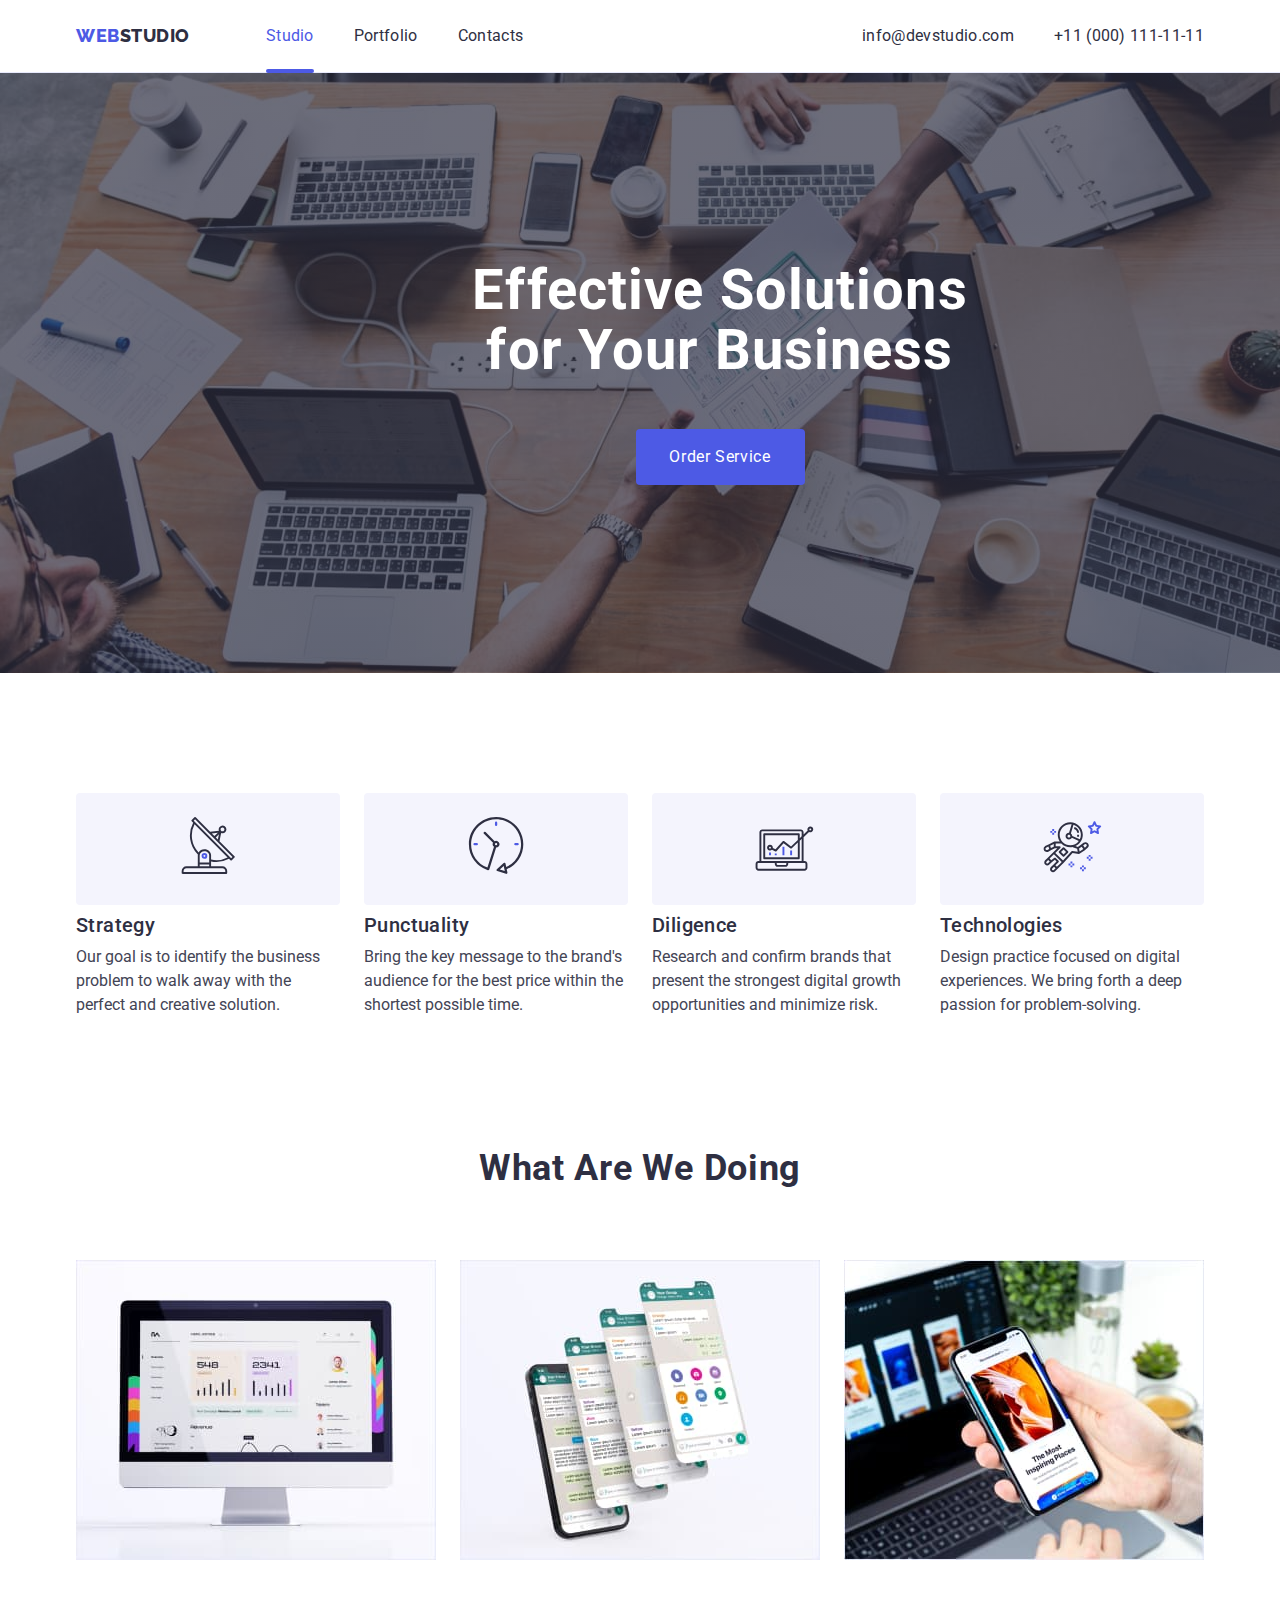
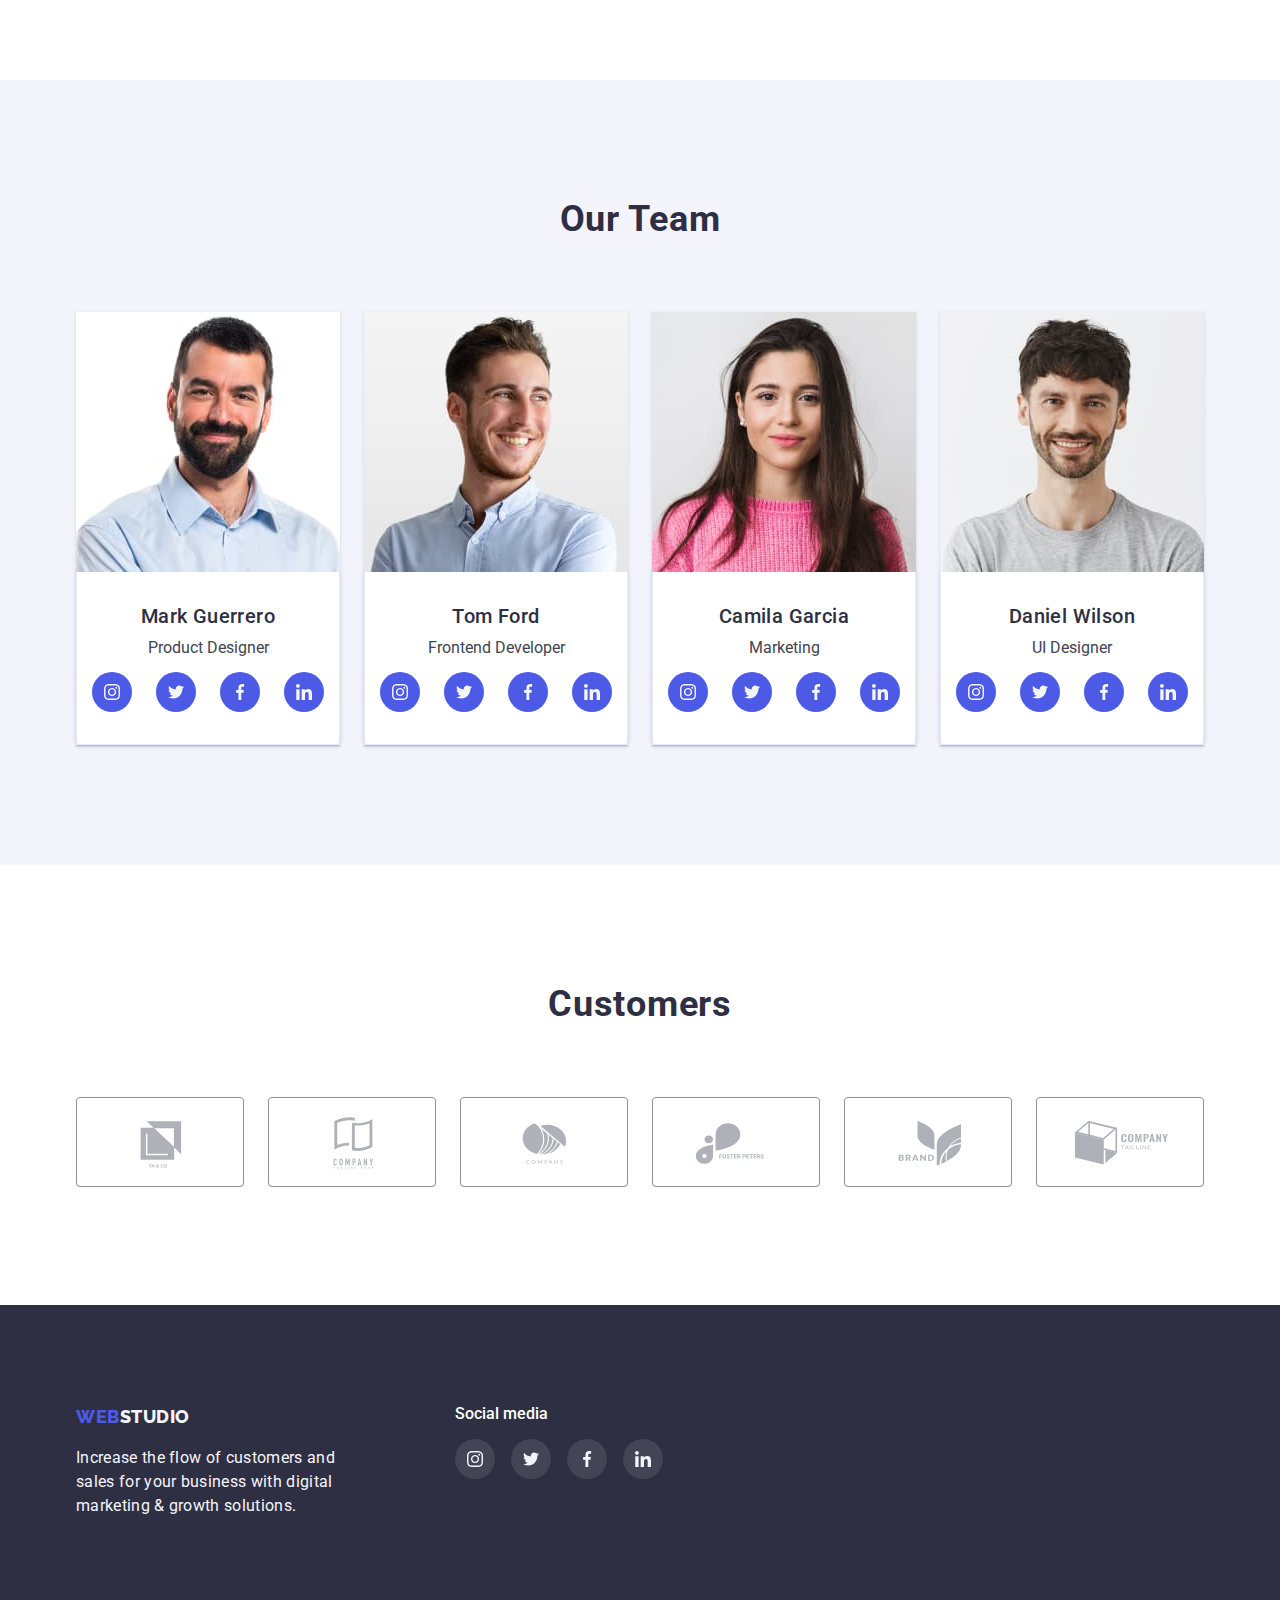
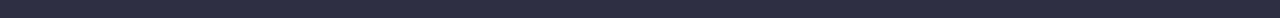
<file: index.html>
<!DOCTYPE html>
<html lang="en">

<head>
    <meta charset="UTF-8">
    <meta http-equiv="X-UA-Compatible" content="IE=edge">
    <meta name="viewport" content="width=device-width, initial-scale=1.0">
    <title>Студія</title>
    <link rel="preconnect" href="https://fonts.googleapis.com">
    <link rel="preconnect" href="https://fonts.gstatic.com" crossorigin>
    <link rel="stylesheet"
        href="https://cdnjs.cloudflare.com/ajax/libs/modern-normalize/1.0.0/modern-normalize.min.css" />
    <link
        href="https://fonts.googleapis.com/css2?family=Raleway:wght@800&family=Roboto:wght@400;500;700;900&display=swap"
        rel="stylesheet">
    <link rel="stylesheet" href="./css/styles.css">
</head>

<body>
    <header class="page-header">
        <div class="container container-header ">
            <div class="container-row">
                <nav class=" container-row">
                    <a href="./index.html" class="logo logo-header">Web<span class="studio">Studio</span></a>
                    <ul class="navigation header-links container-row">
                        <li><a href="./index.html" class="header-text active">Studio</a></li>
                        <li><a href="./portfolio.html" class="header-text">Portfolio</a></li>
                        <li><a href="./contacts.html" class="header-text">Contacts</a></li>
                    </ul>
                </nav>
                <address class="address-link">
                    <ul class="header-links container-row">
                        <li><a href="mailto:info@devstudio.com" class="header-text">info@devstudio.com</a>
                        </li>
                        <li><a href="tel:+110001111111" class="header-text">+11 (000) 111-11-11</a></li>
                    </ul>
                </address>
            </div>
        </div>
    </header>
    <!-- main menu -->
    <main>
        <section class="hero-image">
            <div class="container">
                <h1 class="hero-title">Effective Solutions<br> for Your Business</h1>
                <button type="button" class="text-button button" data-modal-open>Order Service</button>
            </div>
        </section>
        <section class="section main-page ">
            <div class="container">
                <h2 class="visually-hidden">feature</h2>
                <ul class="container-row-gap">
                    <li class="futures-block">
                        <div class="img-futures-bg">
                            <svg class="img-futures" width="64" height="64">
                                <use href="./images/icons/sprite.svg#icon-antenna"></use>
                            </svg>
                        </div>
                        <h3 class="feature-title">Strategy</h3>
                        <p class="text-content">Our goal is to identify the business problem to walk away with the
                            perfect
                            and creative solution.
                        </p>
                    </li>
                    <li class="futures-block">
                        <div class="img-futures-bg">
                            <svg class="img-futures" width="64" height="64">
                                <use href="./images/icons/sprite.svg#icon-clock"></use>
                            </svg>
                        </div>
                        <h3 class="feature-title">Punctuality</h3>
                        <p class="text-content">Bring the key message to the brand's audience for the best price within
                            the shortest possible time.</p>
                    </li>
                    <li class="futures-block">
                        <div class="img-futures-bg">
                            <svg class="img-futures" width="64" height="64">
                                <use href="./images/icons/sprite.svg#icon-diagram"></use>
                            </svg>
                        </div>
                        <h3 class="feature-title">Diligence</h3>
                        <p class="text-content">Research and confirm brands that present the strongest digital growth
                            opportunities and minimize risk.
                        </p>
                    </li>
                    <li class="futures-block">
                        <div class="img-futures-bg">
                            <svg class="img-futures" width="64" height="64">
                                <use href="./images/icons/sprite.svg#icon-astronaut"></use>
                            </svg>
                        </div>
                        <h3 class="feature-title">Technologies</h3>
                        <p class="text-content">Design practice focused on digital experiences. We bring forth a deep
                            passion for problem-solving.</p>
                    </li>
                </ul>
            </div>
        </section>

        <section class="section card-container">
            <div class="container">
                <h2 class="section-title">What are we doing</h2>
                <ul class="container-row">
                    <li class="items-section-projects"><img src="./images/screen.jpeg" alt="screen" width="360"></li>
                    <li class="items-section-projects"><img src="./images/window.jpeg" alt="window" width="360"></li>
                    <li class="items-section-projects"><img src="./images/telephone.jpeg" alt="telephone" width="360">
                    </li>
                </ul>
            </div>
        </section>
        <section class="our-team section">
            <div class="container card-container">
                <h2 class="section-title ">Our Team</h2>
                <ul class="container-row-gap">
                    <li class="items-section-team"><img src="./images/employee_3.jpeg" class="card-img" alt="employee_1"
                            width="264">
                        <div class="card-studio border-card">
                            <h3 class="feature-title">Mark Guerrero</h3>
                            <p class="text-content">Product Designer</p>
                            <ul class="socials">
                                <li><a href="#" class="socials-link">
                                        <svg class="svg-team" width="16" height="16">
                                            <use href="./images/icons/sprite.svg#icon-instagram"></use>
                                        </svg>
                                    </a> </li>
                                <li><a href="#" class="socials-link">
                                        <svg class="svg-team" width="16" height="16">
                                            <use href="./images/icons/sprite.svg#icon-twitter"></use>
                                        </svg>
                                    </a> </li>
                                <li><a href="#" class="socials-link">
                                        <svg class="svg-team" width="16" height="16">
                                            <use href="./images/icons/sprite.svg#icon-facebook"></use>
                                        </svg>
                                    </a> </li>
                                <li><a href="#" class="socials-link">
                                        <svg class="svg-team" width="16" height="16">
                                            <use href="./images/icons/sprite.svg#icon-linkedin"></use>
                                        </svg>
                                    </a> </li>
                            </ul>
                        </div>
                    </li>
                    <li class="items-section-team"><img src="./images/employee_2.jpeg" class="card-img" alt="employee_2"
                            width="264">
                        <div class="card-studio border-card">
                            <h3 class="feature-title">Tom Ford</h3>
                            <p class="text-content">Frontend Developer</p>
                            <ul class="socials">
                                <li class="socials-item"><a href="" class="socials-link">
                                        <svg class="svg-team" width="16" height="16">
                                            <use href="./images/icons/sprite.svg#icon-instagram"></use>
                                        </svg>
                                    </a> </li>
                                <li class="socials-item"><a href="" class="socials-link">
                                        <svg class="svg-team" width="16" height="16">
                                            <use href="./images/icons/sprite.svg#icon-twitter"></use>
                                        </svg>
                                    </a> </li>
                                <li class="socials-item"><a href="#" class="socials-link">
                                        <svg class="svg-team" width="16" height="16">
                                            <use href="./images/icons/sprite.svg#icon-facebook"></use>
                                        </svg>
                                    </a> </li>
                                <li class="socials-item"><a href="" class="socials-link">
                                        <svg class="svg-team" width="16" height="16">
                                            <use href="./images/icons/sprite.svg#icon-linkedin"></use>
                                        </svg>
                                    </a> </li>
                            </ul>
                        </div>
                    </li>
                    <li class="items-section-team"><img src="./images/employee_4.jpeg" class="card-img" alt="employee_3"
                            width="264">
                        <div class="card-studio border-card">
                            <h3 class="feature-title">Camila Garcia</h3>
                            <p class="text-content">Marketing</p>
                            <ul class="socials">
                                <li class="socials-item"><a href="#" class="socials-link">
                                        <svg class="svg-team" width="16" height="16">
                                            <use href="./images/icons/sprite.svg#icon-instagram"></use>
                                        </svg>
                                    </a> </li>
                                <li class="socials-item"><a href="#" class="socials-link">
                                        <svg class="svg-team" width="16" height="16">
                                            <use href="./images/icons/sprite.svg#icon-twitter"></use>
                                        </svg>
                                    </a> </li>
                                <li class="socials-item"><a href="#" class="socials-link">
                                        <svg class="svg-team" width="16" height="16">
                                            <use href="./images/icons/sprite.svg#icon-facebook"></use>
                                        </svg>
                                    </a> </li>
                                <li class="socials-item"><a href="#" class="socials-link">
                                        <svg class="svg-team" width="16" height="16">
                                            <use href="./images/icons/sprite.svg#icon-linkedin"></use>
                                        </svg>
                                    </a> </li>
                            </ul>
                        </div>
                    </li>
                    <li class="items-section-team"><img src="./images/employee_1.jpeg" class="card-img" alt="employee_4"
                            width="264">
                        <div class="card-studio border-card">
                            <h3 class="feature-title">Daniel Wilson</h3>
                            <p class="text-content">UI Designer</p>
                            <ul class="socials">
                                <li class="socials-item"><a href="_block" class="socials-link">
                                        <svg class="svg-team" width="16" height="16">
                                            <use href="./images/icons/sprite.svg#icon-instagram"></use>
                                        </svg>
                                    </a> </li>
                                <li class="socials-item"><a href="_block" class="socials-link">
                                        <svg class="svg-team" width="16" height="16">
                                            <use href="./images/icons/sprite.svg#icon-twitter"></use>
                                        </svg>
                                    </a> </li>
                                <li class="socials-item"><a href="_block" class="socials-link">
                                        <svg class="svg-team" width="16" height="16">
                                            <use href="./images/icons/sprite.svg#icon-facebook"></use>
                                        </svg>
                                    </a> </li>
                                <li class="socials-item"><a href="_block" class="socials-link">
                                        <svg class="svg-team" width="16" height="16">
                                            <use href="./images/icons/sprite.svg#icon-linkedin"></use>
                                        </svg>
                                    </a> </li>
                            </ul>
                        </div>
                    </li>

                </ul>
            </div>
        </section>
        <section class="section">
            <div class="container">
                <h2 class="section-title">Customers</h2>
                <ul class="customers-list comany-list">
                    <li class="company-logo"><a class="logo-link-company" href="_block">
                            <svg class="svg-logo-company" width="104" height="56">
                                <use href="./images/icons/sprite.svg#icon-ya-co"></use>
                            </svg>
                        </a>
                    </li>
                    <li class="company-logo"><a class="logo-link-company" href="_block">
                            <svg class="svg-logo-company" width="104" height="56">
                                <use href="./images/icons/sprite.svg#icon-company-tagline-here"></use>
                            </svg></a>
                    </li>
                    <li class="company-logo"><a class="logo-link-company" href="_block">
                            <svg class="svg-logo-company" width="104" height="56">
                                <use href="./images/icons/sprite.svg#icon-company"></use>
                            </svg></a>
                    </li>
                    <li class="company-logo"><a class="logo-link-company" href="_block">
                            <svg class="svg-logo-company" width="104" height="56">
                                <use href="./images/icons/sprite.svg#icon-foster-piters"></use>
                            </svg></a>
                    </li>
                    <li class="company-logo"><a class="logo-link-company" href="_block">
                            <svg class="svg-logo-company" width="104" height="56">
                                <use href="./images/icons/sprite.svg#icon-brand"></use>
                            </svg></a>
                    </li>
                    <li class="company-logo"><a class="logo-link-company" href="_block">
                            <svg class="svg-logo-company" width="104" height="56">
                                <use href="./images/icons/sprite.svg#icon-company-tag-line"></use>
                            </svg></a>
                    </li>
                </ul>
            </div>
        </section>
    </main>
    <footer class="footer-background">
        <div class="container footer-container">
            <div class="footer-space">
                <a href="./index.html" class="logo logo-footer"><span>Web</span><span
                        class="studio-white">Studio</span></a>
                <p class="footer-text">Increase the flow of customers and <br> sales for your business with digital <br>
                    marketing & growth solutions.</p>
            </div>
            <div>
                <p class="social-media">Social media</p>
                <ul class="socials-footer">
                    <li><a href="_block" class="socials-link-footer">
                            <svg class="svg-footer" width="16" height="16">
                                <use href="./images/icons/sprite.svg#icon-instagram"></use>
                            </svg>
                        </a> </li>
                    <li><a href="_block" class="socials-link-footer">
                            <svg class="svg-footer" width="16" height="16">
                                <use href="./images/icons/sprite.svg#icon-twitter"></use>
                            </svg>
                        </a> </li>
                    <li><a href="_block" class="socials-link-footer">
                            <svg class="svg-footer" width="16" height="16">
                                <use href="./images/icons/sprite.svg#icon-facebook"></use>
                            </svg>
                        </a> </li>
                    <li><a href="_block" class="socials-link-footer">
                            <svg class="svg-footer" width="16" height="16">
                                <use href="./images/icons/sprite.svg#icon-linkedin"></use>
                            </svg>
                        </a> </li>
                </ul>
            </div>
        </div>
    </footer>
    <div class="backdrop is-hidden" data-modal>
        <div class="modal">
            <button type="button" class="modal-btn" data-modal-close>
                <svg class="modal-icon" width="8" height="8">
                    <use href="./images/icons/sprite.svg#icon-close"></use>
                </svg>
            </button>
        </div>
    </div>
    <script src="./js/modal.js"></script>
</body>

</html>
</file>
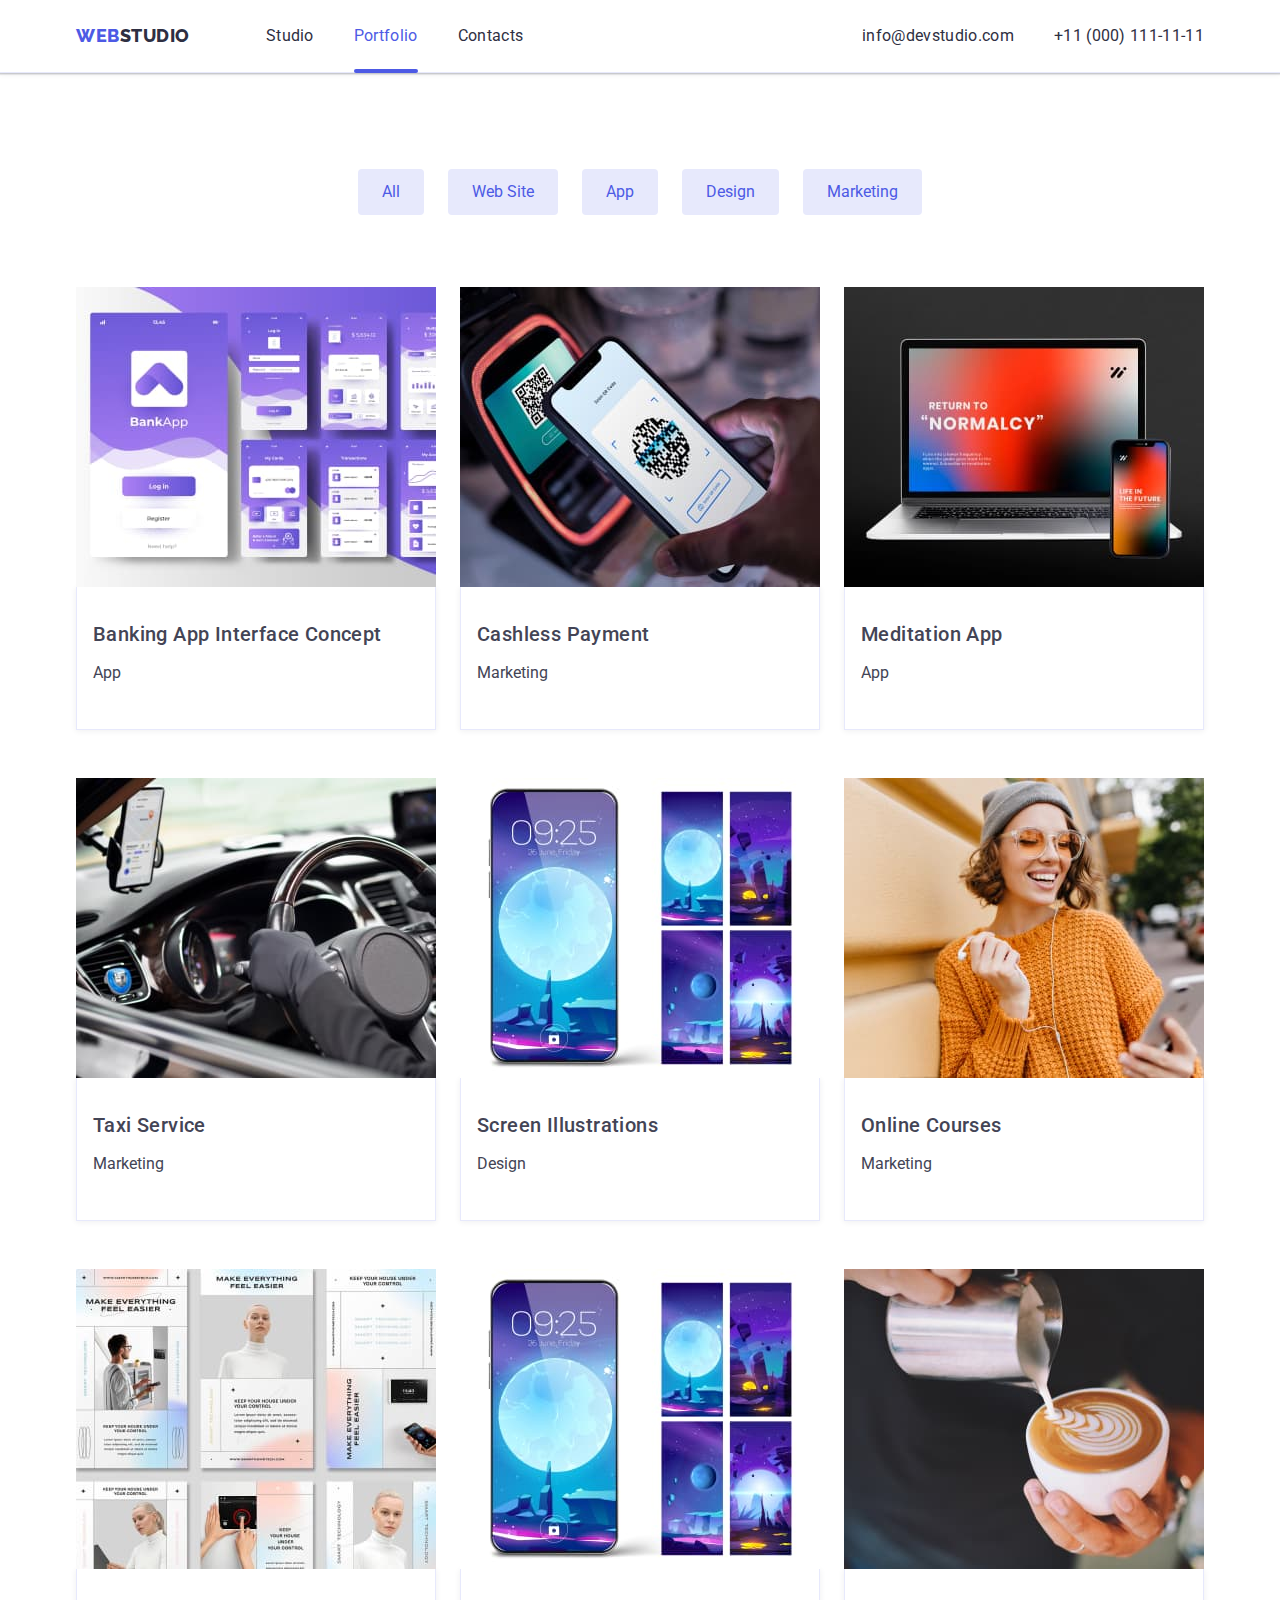
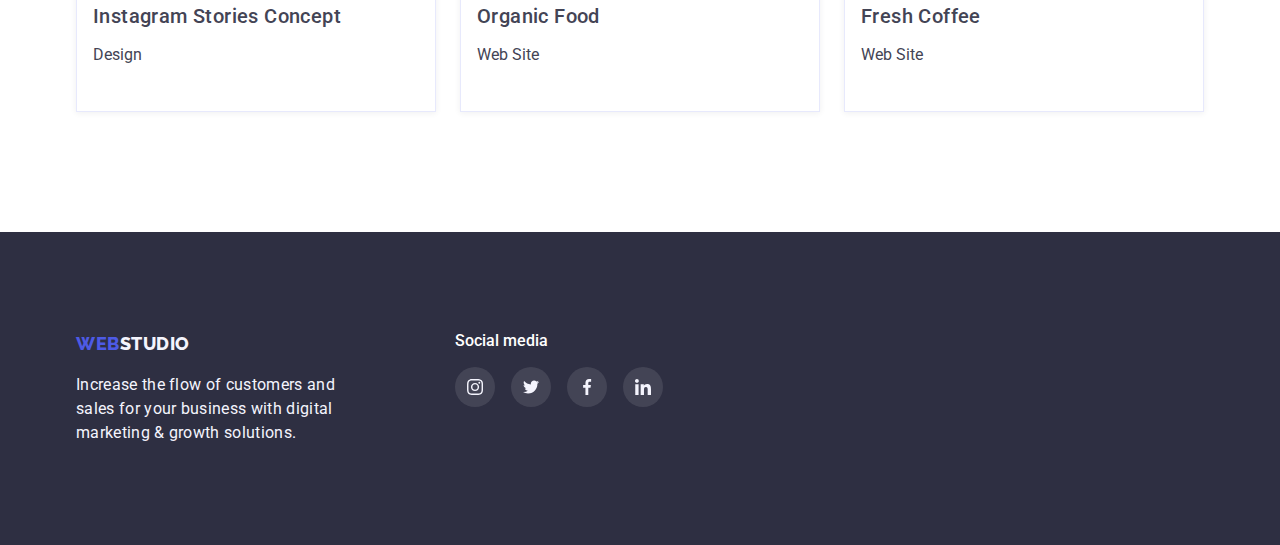
<file: portfolio.html>
<!DOCTYPE html>
<html lang="en">

<head>
    <meta charset="UTF-8">
    <meta http-equiv="X-UA-Compatible" content="IE=edge">
    <meta name="viewport" content="width=device-width, initial-scale=1.0">
    <title>Портфоліо</title>
    <link rel="preconnect" href="https://fonts.googleapis.com">
    <link rel="preconnect" href="https://fonts.gstatic.com" crossorigin>
    <link rel="stylesheet"
        href="https://cdnjs.cloudflare.com/ajax/libs/modern-normalize/1.0.0/modern-normalize.min.css" />
    <link
        href="https://fonts.googleapis.com/css2?family=Raleway:wght@800&family=Roboto:wght@400;500;700;900&display=swap"
        rel="stylesheet">
    <link rel="stylesheet" href="./css/styles.css">
</head>

<body>
    <header class="page-header">
        <div class="container container-header ">
            <div class="container-row">
                <nav class=" container-row">
                    <a href="./index.html" class="logo logo-header">Web<span class="studio">Studio</span></a>
                    <ul class="navigation header-links container-row">
                        <li><a href="./index.html" class="header-text">Studio</a></li>
                        <li><a href="./portfolio.html" class="header-text active">Portfolio</a></li>
                        <li><a href="./contacts.html" class="header-text">Contacts</a></li>
                    </ul>
                </nav>
                <address class="address-link">
                    <ul class="header-links container-row">
                        <li><a href="mailto:info@devstudio.com" class="header-text">info@devstudio.com</a>
                        </li>
                        <li><a href="tel:+110001111111" class="header-text">+11 (000) 111-11-11</a></li>
                    </ul>
                </address>
            </div>
        </div>
    </header>
    <!-- main menu -->
    <main>
        <section class="section portfolio-page">
            <div class="container projects-container">
                <h1 class="visually-hidden">filter-button</h1>
                <ul class="container-row-gap item-btn">
                    <li class="filter-button"> <button type="button" class="btn">All</button></li>
                    <li class="filter-button"> <button type="button" class="btn">Web Site</button></li>
                    <li class="filter-button"> <button type="button" class="btn">App</button></li>
                    <li class="filter-button"> <button type="button" class="btn">Design</button></li>
                    <li class="filter-button"> <button type="button" class="btn">Marketing</button></li>
                </ul>
                <ul class="item">
                    <li class="portfolio-list">
                        <a href="#" class="items-portfolio">
                            <div class="overlay">
                                <img src="./images/banking.jpeg" class="img-portfolio" alt="banking" width="360"
                                    height="300">
                                <p class="overlay-text">14 Stylish and User-Friendly App Design Concepts · Task Manager
                                    App · Calorie Tracker
                                    App · Exotic Fruit Ecommerce App ·
                                    Cloud Storage App</p>
                            </div>
                            <div class="card border-card">
                                <h3 class="project-title">Banking App Interface Concept</h3>
                                <p class="text-content">App</p>
                            </div>
                        </a>
                    </li>
                    <li class="portfolio-list">
                        <a href="#" class="items-portfolio">
                            <div class="overlay">
                                <img src="./images/payment.jpeg" class="img-portfolio" alt="payment" width="360"
                                    height="300">
                                <p class="overlay-text">14 Stylish and User-Friendly App Design Concepts · Task Manager
                                    App · Calorie Tracker
                                    App · Exotic Fruit Ecommerce App ·
                                    Cloud Storage App</p>
                            </div>
                            <div class="card border-card">
                                <h3 class="project-title">Cashless Payment</h3>
                                <p class="text-content">Marketing</p>
                            </div>
                        </a>
                    </li>
                    <li class="portfolio-list">
                        <a href="#" class="items-portfolio">
                            <div class="overlay">
                                <img src="./images/meditation.jpeg" class="img-portfolio" alt="meditation" width="360"
                                    height="300">
                                <p class="overlay-text">14 Stylish and User-Friendly App Design Concepts · Task Manager
                                    App · Calorie Tracker
                                    App · Exotic Fruit Ecommerce App ·
                                    Cloud Storage App</p>
                            </div>
                            <div class="card border-card">
                                <h3 class="project-title">Meditation App</h3>
                                <p class="text-content">App</p>
                            </div>
                        </a>
                    <li class="portfolio-list">
                        <a href="#" class="items-portfolio">
                            <div class="overlay">
                                <img src="./images/taxi.jpeg" class="img-portfolio" alt="Taxi Service" width="360"
                                    height="300">
                                <p class="overlay-text">14 Stylish and User-Friendly App Design Concepts · Task Manager
                                    App · Calorie Tracker
                                    App · Exotic Fruit Ecommerce App ·
                                    Cloud Storage App</p>
                            </div>
                            <div class="card border-card">
                                <h3 class="project-title">Taxi Service</h3>
                                <p class="text-content">Marketing</p>
                            </div>
                        </a>
                    </li>
                    <li class="portfolio-list">
                        <a href="#" class="items-portfolio">
                            <div class="overlay">
                                <img src="./images/screen_design.jpeg" class="img-portfolio" alt="Screen Illustrations"
                                    width="360" height="300">
                                <p class="overlay-text">14 Stylish and User-Friendly App Design Concepts · Task Manager
                                    App · Calorie Tracker
                                    App · Exotic Fruit Ecommerce App ·
                                    Cloud Storage App</p>
                            </div>
                            <div class="card border-card">
                                <h3 class="project-title">Screen Illustrations</h3>
                                <p class="text-content">Design</p>
                            </div>
                        </a>
                    </li>
                    <li class="portfolio-list">
                        <a href="#" class="items-portfolio">
                            <div class="overlay">
                                <img src="./images/online_courses.jpeg" class="img-portfolio" alt="Online Courses"
                                    width="360" height="300">
                                <p class="overlay-text">14 Stylish and User-Friendly App Design Concepts · Task Manager
                                    App · Calorie Tracker
                                    App · Exotic Fruit Ecommerce App ·
                                    Cloud Storage App</p>
                            </div>
                            <div class="card border-card">
                                <h3 class="project-title">Online Courses</h3>
                                <p class="text-content">Marketing</p>
                            </div>
                        </a>
                    </li>
                    <li class="portfolio-list">
                        <a href="#" class="items-portfolio">
                            <div class="overlay">
                                <img src="./images/inst_story.jpeg" class="img-portfolio"
                                    alt="Instagram Stories Concept" width="360" height="300">
                                <p class="overlay-text">14 Stylish and User-Friendly App Design Concepts · Task Manager
                                    App · Calorie Tracker
                                    App · Exotic Fruit Ecommerce App ·
                                    Cloud Storage App</p>
                            </div>
                            <div class="card border-card">
                                <h3 class="project-title">Instagram Stories Concept</h3>
                                <p class="text-content">Design</p>
                            </div>
                        </a>
                    </li>
                    <li class="portfolio-list">
                        <a href="#" class="items-portfolio">
                            <div class="overlay">
                                <img src="./images/screen_design.jpeg" class="img-portfolio" alt="Organic Food"
                                    width="360" height="300">
                                <p class="overlay-text">14 Stylish and User-Friendly App Design Concepts · Task Manager
                                    App · Calorie Tracker
                                    App · Exotic Fruit Ecommerce App ·
                                    Cloud Storage App</p>
                            </div>
                            <div class="card border-card">
                                <h3 class="project-title">Organic Food</h3>
                                <p class="text-content">Web Site</p>
                            </div>
                        </a>
                    </li>
                    <li class="portfolio-list">
                        <a href="#" class="items-portfolio">
                            <div class="overlay">
                                <img src="./images/fresh_coffee.jpeg" class="img-portfolio" alt="Fresh Coffee"
                                    width="360" height="300">
                                <p class="overlay-text">14 Stylish and User-Friendly App Design Concepts · Task Manager
                                    App · Calorie Tracker
                                    App · Exotic Fruit Ecommerce App ·
                                    Cloud Storage App</p>
                            </div>
                            <div class="card border-card">
                                <h3 class="project-title">Fresh Coffee</h3>
                                <p class="text-content">Web Site</p>
                            </div>
                        </a>
                    </li>
                </ul>
            </div>
        </section>
    </main>

    <footer class="footer-background">
        <div class="container footer-container">
            <div class="footer-space">
                <a href="./index.html" class="logo logo-footer"><span>Web</span><span
                        class="studio-white">Studio</span></a>
                <p class="footer-text">Increase the flow of customers and <br> sales for your business with digital <br>
                    marketing & growth solutions.</p>
            </div>
            <div>
                <p class="social-media">Social media</p>
                <ul class="socials-footer">
                    <li><a href="_block" class="socials-link-footer">
                            <svg class="svg-footer" width="16" height="16">
                                <use href="./images/icons/sprite.svg#icon-instagram"></use>
                            </svg>
                        </a> </li>
                    <li><a href="_block" class="socials-link-footer">
                            <svg class="svg-footer" width="16" height="16">
                                <use href="./images/icons/sprite.svg#icon-twitter"></use>
                            </svg>
                        </a> </li>
                    <li><a href="_block" class="socials-link-footer">
                            <svg class="svg-footer" width="16" height="16">
                                <use href="./images/icons/sprite.svg#icon-facebook"></use>
                            </svg>
                        </a> </li>
                    <li><a href="_block" class="socials-link-footer">
                            <svg class="svg-footer" width="16" height="16">
                                <use href="./images/icons/sprite.svg#icon-linkedin"></use>
                            </svg>
                        </a> </li>
                </ul>
            </div>
        </div>
    </footer>
</body>

</html>
</file>
<file: css/styles.css>
:root {
    --navy-blue-color: #2E2F42;
    --white-color: #FFFFFF;
    --cloud-color: #F4F4FD;
    --slate-color: #434455;
    --iris-color: #4D5AE5;
    --cornflower-color: #E7E9FC;
    --main-page-color: #E5E5E5;
    --ocean-color: #404BBF;
    --light-slate-color: #8E8F99;
    --bg-svg-customers-color: #AFB1B8;
    --bg-link-footer-color: #31D0AA;
    --footer-link-color: rgba(255, 255, 255, 0.1);
    --bg-backdrop-color: rgba(46, 47, 66, 0.4);
    --bg-modal-color: #FCFCFC;
}

header {
    border-bottom: 1px solid var(--cornflower-color);
    margin: auto;
    box-shadow: 0px 2px 1px rgba(46, 47, 66, 0.08), 0px 1px 1px rgba(46, 47, 66, 0.16), 0px 1px 6px rgba(46, 47, 66, 0.08);
}

body {
    font-family: "Roboto", "Raleway";
    background-color: var(--white-color);
    color: var(--navy-blue-color);
    font-size: 16px;
}

ul,
ol {
    list-style: none;
    margin: 0;
    padding: 0;
}

h1,
h2,
h3,
h4,
h5,
h6,
p {
    margin: 0;
    padding: 0;
    list-style: none;
}

img {
    display: block;
}

a {
    display: block;
    text-decoration: none;
}

.no-margin {
    padding: 0;
    margin: 0;
}

.container {
    max-width: 1158px;
    margin: 0 auto;
    box-sizing: border-box;
    padding-left: 15px;
    padding-right: 15px;
}

.container-row {
    display: flex;
}

/* header */
.container-row-gap {
    display: flex;
    column-gap: 24px;
}

.navigation {
    font-style: normal;
    text-align: center;
}

.container-header {
    flex-direction: row;
}

.section {
    padding-top: 120px;
    padding-bottom: 120px;
}

.page-header {
    border-bottom: 1px solid var(--cornflower-color);
    margin: auto;
}

.main-page {
    padding-bottom: 0;
}

.card {
    padding-left: 16px;
    padding-top: 32px;
    padding-bottom: 32px;
}

.project-list {
    width: 264px;
    text-align: center;
    padding-bottom: 32px;
}

.card-studio {
    padding-bottom: 32px;
    padding-top: 32px;
    padding-right: 16px;
    padding-bottom: 32px;
    padding-left: 16px;
    border-radius: 0 0 4px 4px;
    text-align: center;
}

.logo {
    font-family: 'Raleway';
    font-weight: 800;
    font-size: 18px;
    line-height: 1.33em;
    letter-spacing: 0.03em;
    text-transform: uppercase;
    color: var(--iris-color);
}

.logo-header {
    padding-top: 24px;
    margin-right: 76px;
    padding-bottom: 24px;
}

.studio {
    color: var(--navy-blue-color);
    line-height: 1.3;
    font-weight: 800;
    font-size: 18px;
}

.header-text {
    color: inherit;
    font-style: normal;
    line-height: 1.5;
    letter-spacing: 0.02em;
    text-align: center;
    padding-top: 24px;
    padding-bottom: 24px;
    text-decoration: none;
    transition-property: color;
    transition-duration: 250ms;
    transition-timing-function: cubic-bezier(0.4, 0, 0.2, 1);
}

.header-text:hover,
.header-text:focus {
    color: var(--iris-color);
}

/* overlay */
.overlay {
    position: relative;
    overflow: hidden;
}

.overlay-text {
    width: 100%;
    height: 100%;
    background-color: var(--iris-color);
    color: var(--cloud-color);
    top: 0;
    left: 0;
    position: absolute;
    transform: translateY(100%);
    transition-duration: 250ms;
    transition-timing-function: cubic-bezier(0.4, 0, 0.2, 1);
    transition-property: translateY(0);
    padding: 40px 32px;
}

.items-portfolio:hover .overlay-text,
.items-portfolio:focus .overlay-text {
    transform: translateY(0);
}


/* main */
.portfolio-page {
    padding-top: 96px;
}

.logo {
    text-decoration: none;
}

.logo-row {
    padding-right: 76px;
}

.hero-title {
    font-size: 56px;
    line-height: 1.07;
    text-align: center;
    letter-spacing: 0.02em;
    color: var(--white-color);
    margin-bottom: 48px;

}

.hero-image {
    background-image: linear-gradient(rgba(46, 47, 66, 0.7), rgba(46, 47, 66, 0.7)), url(../images/people-office.jpeg);
    background-size: cover;
    background-position: center;
    background-repeat: no-repeat;
    color: var(--white-color);
    background-color: var(--navy-blue-color);
    padding-bottom: 188px;
    padding-top: 188px;
    width: 1440px;
    margin: 0 auto;
}

.text-button {
    font-size: 16px;
    color: var(--white-color);
    background-color: var(--iris-color);
    cursor: pointer;
    width: 169px;
    height: 56px;
    margin: 0 auto;
    display: block;
    border-radius: 4px;
    letter-spacing: 0.04em;
    line-height: 24px;
    transition-property: background-color;
    transition-duration: 250ms;
    transition-timing-function: cubic-bezier(0.4, 0, 0.2, 1);
}

.text-button:hover,
.text-button:focus {
    background: #404BBF;
}

.button {
    border: none;
}

.links {
    color: var(--slate-color);
}

.section-title {
    font-size: 36px;
    line-height: 1.1;
    text-align: center;
    letter-spacing: 0.02em;
    text-transform: capitalize;
    margin-bottom: 72px;
}

.our-team {
    background-color: var(--cloud-color);
}

.futures-block {
    width: 264px;
    list-style-type: none;
}

.items-section-projects {
    list-style-type: none;
    margin-right: 24px;
    width: 360px;
}

.items-section-team {
    list-style-type: none;
    width: 264px;
    box-shadow: 0px 1px 6px rgba(46, 47, 66, 0.08), 0px 1px 1px rgba(46, 47, 66, 0.16), 0px 2px 1px rgba(46, 47, 66, 0.08);
    transition-duration: 250ms;
    transition-property: background-color;
    transition-timing-function: cubic-bezier(0.4, 0, 0.2, 1);
}

.portfolio-list {
    width: 360px;
}

.items-portfolio {
    transition-property: border;
    transition-duration: 250ms;
    transition-timing-function: cubic-bezier(0.4, 0, 0.2, 1);
}

.items-portfolio:hover,
.items-portfolio:focus {
    border-color: transparent;
    box-shadow: 0px 1px 6px rgba(46, 47, 66, 0.08), 0px 1px 1px rgba(46, 47, 66, 0.16), 0px 2px 1px rgba(46, 47, 66, 0.08);
}

.border-card {
    border-bottom: 1px solid var(--cornflower-color);
    border-right: 1px solid var(--cornflower-color);
    border-left: 1px solid var(--cornflower-color);
    background-color: var(--white-color);
    box-shadow: 0px 1px 6px rgba(46, 47, 66, 0.08);
}

.items-section:nth-last-child(1) {
    margin-right: 0;
}

.address-link {
    margin-left: auto;
}

.header-links {
    display: flex;
    list-style: none;
    row-gap: 40px;
    column-gap: 40px;
}

.visually-hidden {
    position: absolute;
    width: 1px;
    height: 1px;
    margin: -1px;
    border: 0;
    padding: 0;
    white-space: nowrap;
    clip-path: inset(100%);
    clip: rect(0 0 0 0);
    overflow: hidden;
}

.item-btn {
    list-style: none;
    align-items: center;
    margin: 0;
    justify-content: center;
    margin-bottom: 72px;
}

.item-btn .btn {
    font-size: 16px;
    line-height: 1.4;
    padding: 12px 24px;
    font-family: inherit;
    color: var(--iris-color);
    background-color: var(--cornflower-color);
    border: 1px;
    border-color: var(--cornflower-color);
    border-radius: 4px;
    cursor: pointer;
    transition-duration: 250ms;
    transition-property: background-color;
    transition-timing-function: cubic-bezier(0.4, 0, 0.2, 1);
}

.btn {
    text-align: center;
}

.item-btn .btn:hover,
.item-btn .btn:focus {
    color: var(--white-color);
    background-color: var(--iris-color);
    box-shadow: 0px 3px 1px rgba(0, 0, 0, 0.1), 0px 2px 1px rgba(0, 0, 0, 0.08), 0px 2px 2px rgba(0, 0, 0, 0.12);
}

.item {
    list-style: none;
    display: flex;
    flex-wrap: wrap;
    margin: 0 auto;
    row-gap: 48px;
    column-gap: 24px;
}

/* icons */
.img-futures-bg {
    background-color: var(--cloud-color);
    border-radius: 4px;
    margin-bottom: 8px;
    height: 112px;
    display: flex;
    align-items: center;
    justify-content: center;
}

.img-futures {
    margin: 24px 100px 24px 100px;
}

.socials {
    display: flex;
    justify-content: center;
    column-gap: 24px;

}

.socials-link {
    display: flex;
    align-items: center;
    justify-content: center;
    width: 40px;
    height: 40px;
    background-color: var(--iris-color);
    border-radius: 50%;
    transition-duration: 250ms;
    transition-property: background-color;
    transition-timing-function: cubic-bezier(0.4, 0, 0.2, 1);
}

.socials-link:hover,
.socials-link:focus {
    background-color: var(--ocean-color);
}

.svg-team {
    fill: var(--cloud-color);
}

.feature-title,
.project-title {
    font-weight: 500;
    font-size: 20px;
    line-height: 1.2;
    letter-spacing: 0.02em;
    color: inherit;
    margin-bottom: 8px;
}


.text-content,
.project-title {
    line-height: 1.5;
    color: var(--slate-color);
    flex-wrap: wrap;
    justify-content: space-around;
    margin-bottom: 12px;
}

.img-portfolio {
    display: block;
    max-width: 100%;
}

/* section customers company */

.customers-list {
    display: flex;
    justify-content: center;
    column-gap: 24px;
}

.logo-link-company {
    display: flex;
    border: 1px solid var(--light-slate-color);
    border-radius: 4px;
    padding: 16px 32px;
    transition-duration: 250ms;
    transition-property: border;
    transition-timing-function: cubic-bezier(0.4, 0, 0.2, 1);
}

.logo-link-company:hover,
.logo-link-company:focus {
    border-color: var(--ocean-color);
}

.company-logo {
    width: 168px;
    height: 88px;
}

.svg-logo-company {
    fill: var(--bg-svg-customers-color);
    justify-content: center;
    transition-duration: 250ms;
    transition-property: fill;
    transition-timing-function: cubic-bezier(0.4, 0, 0.2, 1);
}

.svg-footer {
    fill: var(--cloud-color);
}

.logo-link-company:hover .svg-logo-company,
.logo-link-company:focus .svg-logo-company {
    fill: var(--ocean-color);

}

/* footer */
.social-media {
    color: var(--white-color);
    font-weight: 500;
    margin-bottom: 16px;
    text-align: center;
    text-align: start;
}

.socials-footer {
    display: flex;
    gap: 16px;
    justify-content: center;
}

.socials-link-footer {
    display: flex;
    justify-content: center;
    align-items: center;
    width: 40px;
    height: 40px;
    border-radius: 50%;
    background-color: var(--footer-link-color);
    transition-duration: 250ms;
    transition-property: background-color;
    transition-timing-function: cubic-bezier(0.4, 0, 0.2, 1);
}

.socials-link-footer:hover,
.socials-link-footer:focus {
    background-color: var(--bg-link-footer-color);
}

.studio-white {
    color: var(--cloud-color);
}

.footer-background {
    padding-top: 100px;
    padding-bottom: 100px;
    background-color: var(--navy-blue-color);
}

.footer-text {
    color: var(--cloud-color);
    line-height: 1.5;
    letter-spacing: 0.02em;
}

.footer-container {
    flex-direction: row;
    display: flex;
}

footer {
    display: block;
}

.footer-space {
    margin-right: 120px;
}

.logo-footer {
    margin-bottom: 17px;
}

.active {
    color: var(--iris-color);
    position: relative;
}

.active::after {
    position: absolute;
    display: block;
    content: "";
    width: 100%;
    height: 4px;
    border-radius: 2px;
    bottom: -1px;
    background-color: var(--iris-color);
}

/* modal */
.backdrop {
    position: fixed;
    top: 0;
    left: 0;
    width: 100%;
    height: 100%;
    background-color: var(--bg-backdrop-color);
    transition-duration: 250ms;
    transition-timing-function: opacity 250ms, visibility 250ms cubic-bezier(0.4, 0, 0.2, 1);
}

.backdrop.is-hidden {
    opacity: 0;
    visibility: hidden;
    pointer-events: none;
}

.modal {
    position: absolute;
    top: 50%;
    left: 50%;
    max-width: 408px;
    width: 100%;
    min-height: 576px;
    background-color: var(--bg-modal-color);
    border-radius: 4px;
    transform: translate(-50%, -50%);
    box-shadow: 0px 1px 1px rgba(0, 0, 0, 0.14), 0px 1px 3px rgba(0, 0, 0, 0.12), 0px 2px 1px rgba(0, 0, 0, 0.2);
}

.modal-btn {
    position: absolute;
    top: 24px;
    right: 24px;
    width: 24px;
    height: 24px;
    background-color: var(--cornflower-color);
    fill: var(--navy-blue-color);
    border-color: transparent;
    border-radius: 50%;
    align-items: center;
    display: flex;
    justify-content: center;
    transition-property: background-color;
    transition-duration: 250ms;
    transition-timing-function: cubic-bezier(0.4, 0, 0.2, 1);
    padding: 0;
}

.modal-btn:hover,
.modal-btn:focus {
    background-color: #404BBF;
    cursor: pointer;
}
</file>
